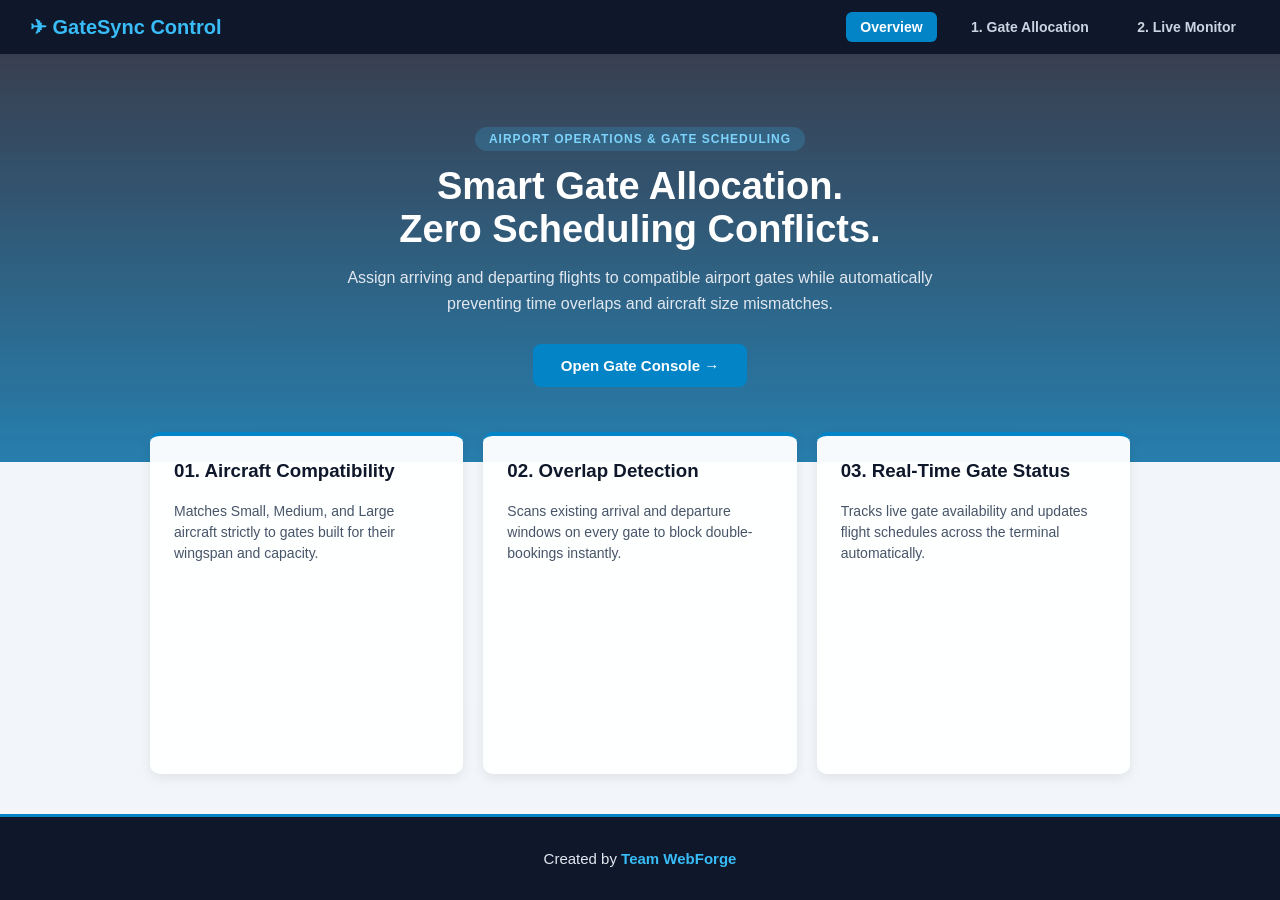
<file: index.html>
<!DOCTYPE html>
<html lang="en">
<head>
    <meta charset="UTF-8">
    <meta name="viewport" content="width=device-width, initial-scale=1.0">
    <title>GateSync | Airport Gate Management</title>
    <link rel="stylesheet" href="style.css">
</head>
<body>

    <nav class="navbar">
        <div class="logo">✈ GateSync Control</div>
        <div class="nav-links">
            <a href="index.html" class="active">Overview</a>
            <a href="assign.html">1. Gate Allocation</a>
            <a href="schedule.html">2. Live Monitor</a>
        </div>
    </nav>

    <section class="hero">
        <span class="tag">AIRPORT OPERATIONS &amp; GATE SCHEDULING</span>
        <h1>Smart Gate Allocation.<br>Zero Scheduling Conflicts.</h1>
        <p>Assign arriving and departing flights to compatible airport gates while automatically preventing time overlaps and aircraft size mismatches.</p>
        <a href="assign.html" class="cta-btn">Open Gate Console →</a>
    </section>

    <section class="features">
        <div class="feature-card">
            <h3>01. Aircraft Compatibility</h3>
            <p>Matches Small, Medium, and Large aircraft strictly to gates built for their wingspan and capacity.</p>
        </div>
        <div class="feature-card">
            <h3>02. Overlap Detection</h3>
            <p>Scans existing arrival and departure windows on every gate to block double-bookings instantly.</p>
        </div>
        <div class="feature-card">
            <h3>03. Real-Time Gate Status</h3>
            <p>Tracks live gate availability and updates flight schedules across the terminal automatically.</p>
        </div>
    </section>

    <footer class="footer">
        <p>Created by <strong>Team WebForge</strong></p>
    </footer>

</body>
</html>
</file>
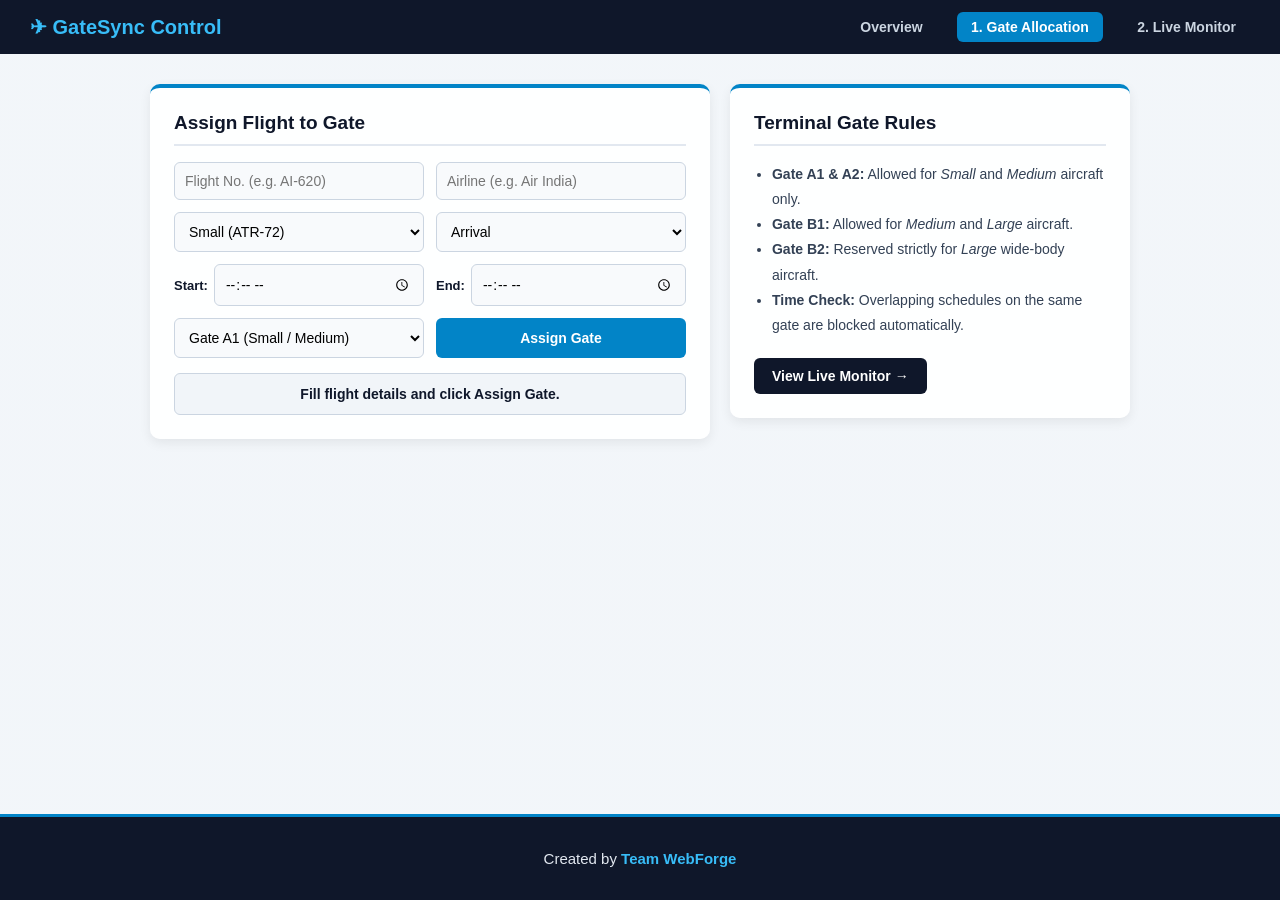
<file: assign (1).html>
<!DOCTYPE html>
<html lang="en">
<head>
    <meta charset="UTF-8">
    <meta name="viewport" content="width=device-width, initial-scale=1.0">
    <title>Gate Allocation | GateSync</title>
    <link rel="stylesheet" href="style.css">
</head>
<body>

    <nav class="navbar">
        <div class="logo">✈ GateSync Control</div>
        <div class="nav-links">
            <a href="index.html">Overview</a>
            <a href="assign.html" class="active">1. Gate Allocation</a>
            <a href="schedule.html">2. Live Monitor</a>
        </div>
    </nav>

    <main class="page-container two-col">
        <!-- Left Card: Assignment Form -->
        <section class="box">
            <h2>Assign Flight to Gate</h2>
            <div class="form-grid">
                <input type="text" id="flight" placeholder="Flight No. (e.g. AI-620)">
                <input type="text" id="airline" placeholder="Airline (e.g. Air India)">

                <select id="aircraft">
                    <option value="Small">Small (ATR-72)</option>
                    <option value="Medium">Medium (A320 / B737)</option>
                    <option value="Large">Large (B777 / A380)</option>
                </select>

                <select id="flightType">
                    <option value="Arrival">Arrival</option>
                    <option value="Departure">Departure</option>
                </select>

                <div class="time-group">
                    <label>Start:</label>
                    <input type="time" id="start">
                </div>

                <div class="time-group">
                    <label>End:</label>
                    <input type="time" id="end">
                </div>

                <select id="gate">
                    <option value="A1">Gate A1 (Small / Medium)</option>
                    <option value="A2">Gate A2 (Small / Medium)</option>
                    <option value="B1">Gate B1 (Medium / Large)</option>
                    <option value="B2">Gate B2 (Large Only)</option>
                </select>

                <button onclick="assign()">Assign Gate</button>
            </div>
            <div id="result" class="alert-box">Fill flight details and click Assign Gate.</div>
        </section>

        <!-- Right Card: Quick Terminal Rules -->
        <section class="box">
            <h2>Terminal Gate Rules</h2>
            <ul class="rules-list">
                <li><strong>Gate A1 &amp; A2:</strong> Allowed for <em>Small</em> and <em>Medium</em> aircraft only.</li>
                <li><strong>Gate B1:</strong> Allowed for <em>Medium</em> and <em>Large</em> aircraft.</li>
                <li><strong>Gate B2:</strong> Reserved strictly for <em>Large</em> wide-body aircraft.</li>
                <li><strong>Time Check:</strong> Overlapping schedules on the same gate are blocked automatically.</li>
            </ul>
            <a href="schedule.html" class="secondary-btn">View Live Monitor →</a>
        </section>
    </main>

    <footer class="footer">
        <p>Created by <strong>Team WebForge</strong></p>
    </footer>

    <script src="script.js"></script>
</body>
</html>
</file>
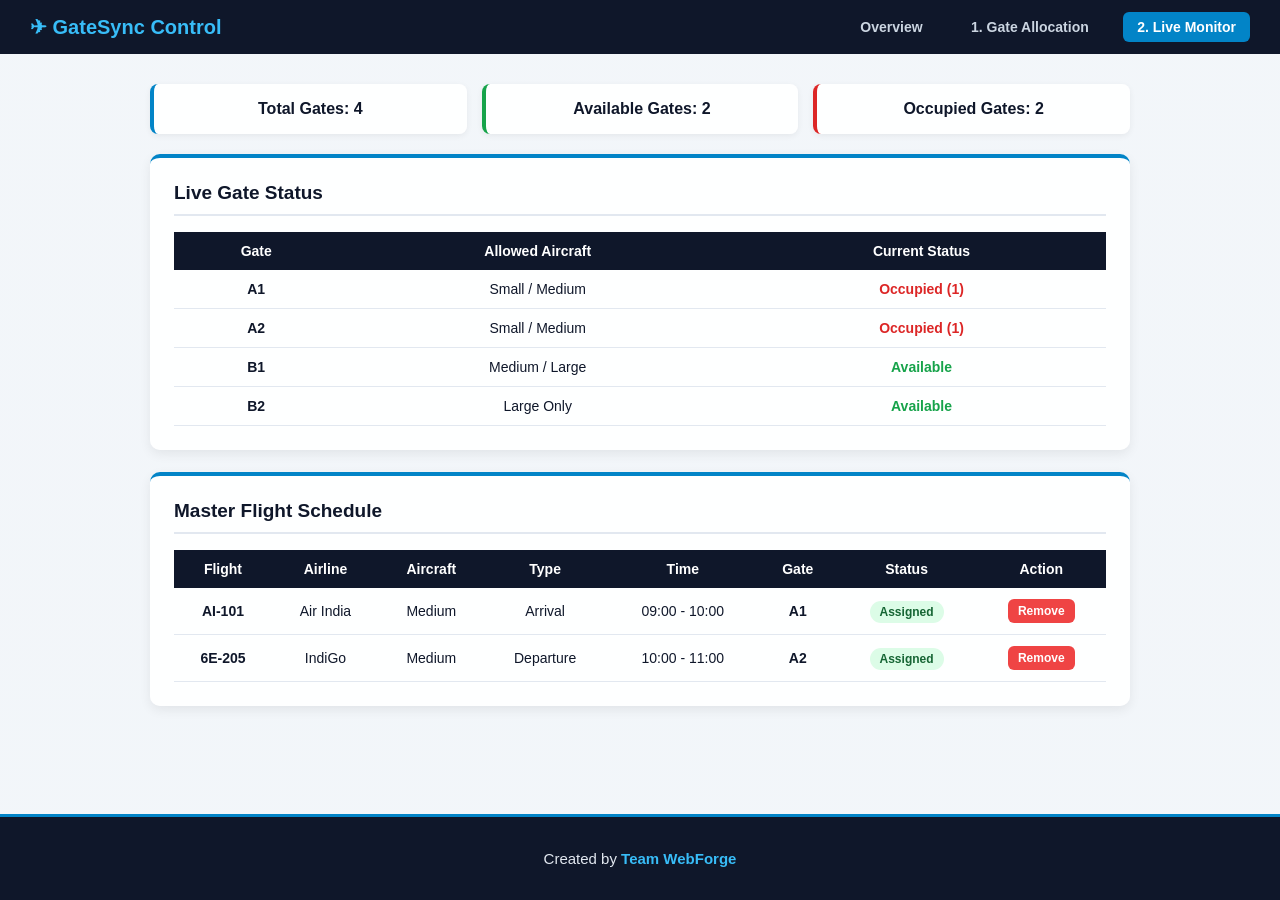
<file: schedule.html>
<!DOCTYPE html>
<html lang="en">
<head>
    <meta charset="UTF-8">
    <meta name="viewport" content="width=device-width, initial-scale=1.0">
    <title>Live Monitor | GateSync</title>
    <link rel="stylesheet" href="style.css">
</head>
<body>

    <nav class="navbar">
        <div class="logo">✈ GateSync Control</div>
        <div class="nav-links">
            <a href="index.html">Overview</a>
            <a href="assign.html">1. Gate Allocation</a>
            <a href="schedule.html" class="active">2. Live Monitor</a>
        </div>
    </nav>

    <main class="page-container">
        <!-- Top Live Counters -->
        <div class="stats-row">
            <div class="stat-box">Total Gates: <span id="total-gates">4</span></div>
            <div class="stat-box free">Available Gates: <span id="free-gates">2</span></div>
            <div class="stat-box busy">Occupied Gates: <span id="busy-gates">2</span></div>
        </div>

        <!-- Gate Status Table -->
        <section class="box">
            <h2>Live Gate Status</h2>
            <table>
                <tr>
                    <th>Gate</th>
                    <th>Allowed Aircraft</th>
                    <th>Current Status</th>
                </tr>
                <tr>
                    <td><strong>A1</strong></td>
                    <td>Small / Medium</td>
                    <td id="status-A1" class="available">Available</td>
                </tr>
                <tr>
                    <td><strong>A2</strong></td>
                    <td>Small / Medium</td>
                    <td id="status-A2" class="available">Available</td>
                </tr>
                <tr>
                    <td><strong>B1</strong></td>
                    <td>Medium / Large</td>
                    <td id="status-B1" class="available">Available</td>
                </tr>
                <tr>
                    <td><strong>B2</strong></td>
                    <td>Large Only</td>
                    <td id="status-B2" class="available">Available</td>
                </tr>
            </table>
        </section>

        <!-- Master Flight Schedule Table -->
        <section class="box">
            <h2>Master Flight Schedule</h2>
            <div class="table-scroll">
                <table id="flightTable">
                    <thead>
                        <tr>
                            <th>Flight</th>
                            <th>Airline</th>
                            <th>Aircraft</th>
                            <th>Type</th>
                            <th>Time</th>
                            <th>Gate</th>
                            <th>Status</th>
                            <th>Action</th>
                        </tr>
                    </thead>
                    <tbody id="flightBody"></tbody>
                </table>
            </div>
        </section>
    </main>

    <footer class="footer">
        <p>Created by <strong>Team WebForge</strong></p>
    </footer>

    <script src="script.js"></script>
</body>
</html>
</file>
<file: style.css>
* {
    box-sizing: border-box;
    font-family: 'Segoe UI', Arial, sans-serif;
}

body {
    margin: 0;
    color: #0f172a;
    background: linear-gradient(rgba(241, 245, 249, 0.90), rgba(241, 245, 249, 0.93)),
                url('https://unsplash.com') no-repeat center center fixed;
    background-size: cover;
    min-height: 100vh;
    display: flex;
    flex-direction: column;
}

/* Navigation Bar */
.navbar {
    background-color: #0f172a;
    color: white;
    padding: 15px 30px;
    display: flex;
    justify-content: space-between;
    align-items: center;
    flex-wrap: wrap;
}

.logo {
    font-size: 20px;
    font-weight: bold;
    color: #38bdf8;
}

.nav-links a {
    color: #cbd5e1;
    text-decoration: none;
    margin-left: 16px;
    font-size: 14px;
    font-weight: 600;
    padding: 7px 14px;
    border-radius: 6px;
    transition: 0.2s;
}

.nav-links a:hover, .nav-links a.active {
    background-color: #0284c7;
    color: white;
}

/* Hero Section with Airport Background */
.hero {
    background: linear-gradient(rgba(15, 23, 42, 0.82), rgba(3, 105, 161, 0.85)),
                url('https://unsplash.com') center/cover;
    color: white;
    padding: 75px 20px;
    text-align: center;
}

.tag {
    background: rgba(56, 189, 248, 0.2);
    color: #7dd3fc;
    padding: 5px 14px;
    border-radius: 20px;
    font-size: 12px;
    font-weight: bold;
    letter-spacing: 1px;
}

.hero h1 {
    font-size: 38px;
    margin: 18px 0 14px 0;
}

.hero p {
    max-width: 620px;
    margin: 0 auto 28px auto;
    color: #e2e8f0;
    font-size: 16px;
    line-height: 1.6;
}

.cta-btn {
    display: inline-block;
    background-color: #0284c7;
    color: white;
    text-decoration: none;
    padding: 13px 28px;
    border-radius: 8px;
    font-weight: bold;
    font-size: 15px;
    transition: 0.2s;
}

.cta-btn:hover {
    background-color: #0369a1;
}

/* Feature Cards */
.features {
    max-width: 1020px;
    margin: -30px auto 40px auto;
    padding: 0 20px;
    display: grid;
    grid-template-columns: repeat(3, 1fr);
    gap: 20px;
    flex: 1;
}

.feature-card {
    background: rgba(255, 255, 255, 0.96);
    padding: 24px;
    border-radius: 10px;
    box-shadow: 0 4px 12px rgba(0, 0, 0, 0.08);
    border-top: 4px solid #0284c7;
}

.feature-card h3 {
    margin-top: 0;
    color: #0f172a;
}

.feature-card p {
    color: #475569;
    font-size: 14px;
    line-height: 1.5;
}

/* Inner Pages Layout */
.page-container {
    max-width: 1020px;
    width: 100%;
    margin: 30px auto;
    padding: 0 20px;
    flex: 1;
}

.two-col {
    display: grid;
    grid-template-columns: 1.4fr 1fr;
    gap: 20px;
    align-items: start;
}

.box {
    background: rgba(255, 255, 255, 0.96);
    padding: 24px;
    border-radius: 10px;
    box-shadow: 0 4px 12px rgba(0, 0, 0, 0.07);
    margin-bottom: 22px;
    border-top: 4px solid #0284c7;
}

h2 {
    margin-top: 0;
    color: #0f172a;
    font-size: 19px;
    border-bottom: 2px solid #e2e8f0;
    padding-bottom: 10px;
}

/* Form Inputs */
.form-grid {
    display: grid;
    grid-template-columns: 1fr 1fr;
    gap: 12px;
}

input, select {
    width: 100%;
    padding: 10px;
    border: 1px solid #cbd5e1;
    border-radius: 6px;
    font-size: 14px;
    background: #f8fafc;
}

input:focus, select:focus {
    outline: none;
    border-color: #0284c7;
    background: white;
}

.time-group {
    display: flex;
    align-items: center;
    gap: 6px;
    font-size: 13px;
    font-weight: bold;
}

button {
    background-color: #0284c7;
    color: white;
    border: none;
    padding: 10px;
    border-radius: 6px;
    font-weight: bold;
    cursor: pointer;
    font-size: 14px;
    transition: 0.2s;
}

button:hover {
    background-color: #0369a1;
}

.alert-box {
    margin-top: 15px;
    padding: 12px;
    border-radius: 6px;
    background-color: #f1f5f9;
    border: 1px solid #cbd5e1;
    font-weight: bold;
    font-size: 14px;
    text-align: center;
}

.rules-list {
    padding-left: 18px;
    color: #334155;
    font-size: 14px;
    line-height: 1.8;
    margin-bottom: 20px;
}

.secondary-btn {
    display: inline-block;
    text-decoration: none;
    background: #0f172a;
    color: white;
    padding: 10px 18px;
    border-radius: 6px;
    font-size: 14px;
    font-weight: bold;
}

/* Stats & Tables */
.stats-row {
    display: grid;
    grid-template-columns: repeat(3, 1fr);
    gap: 15px;
    margin-bottom: 20px;
}

.stat-box {
    background: rgba(255, 255, 255, 0.96);
    padding: 16px;
    border-radius: 8px;
    text-align: center;
    font-weight: bold;
    box-shadow: 0 2px 6px rgba(0, 0, 0, 0.06);
    border-left: 4px solid #0284c7;
}

.stat-box.free { border-left-color: #16a34a; }
.stat-box.busy { border-left-color: #dc2626; }

.table-scroll {
    overflow-x: auto;
}

table {
    width: 100%;
    border-collapse: collapse;
    text-align: center;
}

th {
    background-color: #0f172a;
    color: white;
    padding: 11px;
    font-size: 14px;
}

td {
    border-bottom: 1px solid #e2e8f0;
    padding: 11px;
    font-size: 14px;
}

.available { color: #16a34a; font-weight: bold; }
.occupied { color: #dc2626; font-weight: bold; }

.badge-ok {
    background: #dcfce7;
    color: #166534;
    padding: 4px 10px;
    border-radius: 12px;
    font-size: 12px;
    font-weight: bold;
}

.del-btn {
    background-color: #ef4444;
    padding: 5px 10px;
    font-size: 12px;
}

/* Centered Footer */
.footer {
    background-color: #0f172a;
    color: #e2e8f0;
    text-align: center;
    padding: 18px 15px;
    margin-top: auto;
    font-size: 15px;
    border-top: 3px solid #0284c7;
}

.footer strong {
    color: #38bdf8;
}

@media (max-width: 768px) {
    .features, .two-col, .form-grid, .stats-row {
        grid-template-columns: 1fr;
    }
    .navbar {
        flex-direction: column;
        gap: 10px;
    }
}
</file>
